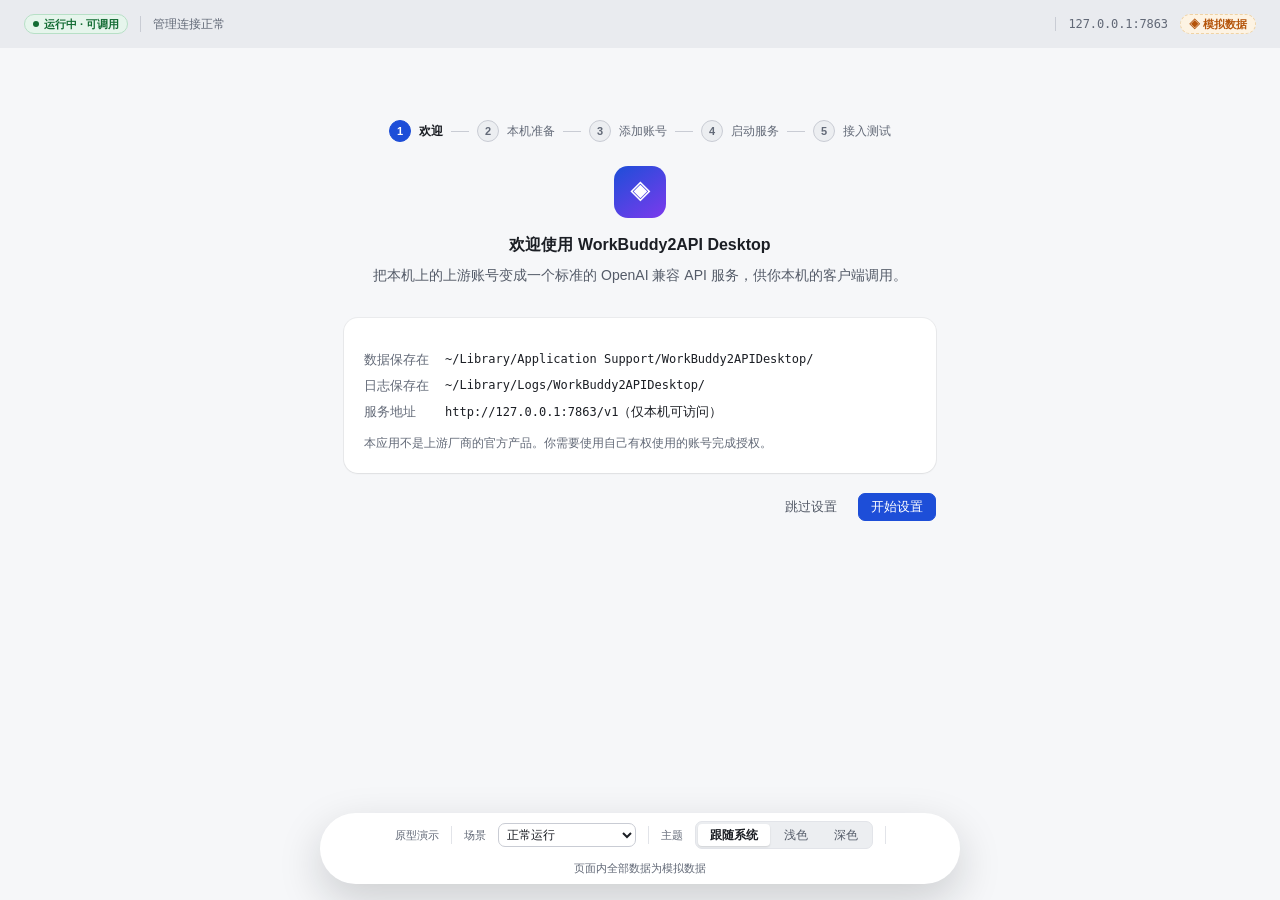
<file: prototype/index.html>
<!DOCTYPE html>
<html lang="zh-CN" data-theme="light" data-page-node-id="Y1YGHCtWJySA5CqhBa8Q2j">
<head data-page-node-id="NHjom08HFBkkRpGG8Tw1w4">
<meta charset="utf-8" data-page-node-id="91YBkY1IQBBxgbz5HM45Cc">
<meta name="viewport" content="width=device-width, initial-scale=1" data-page-node-id="HygRnrpkI9Ih73L3fEIYkg">
<title>WorkBuddy2API Desktop · 视觉与交互原型</title>
<meta name="description" content="WorkBuddy2API Desktop 的界面视觉与交互原型。页面内所有数据均为模拟数据。" data-page-node-id="UJK0oDrUVaWOm3W8PnBA5l">
<link rel="stylesheet" href="app.css" data-page-node-id="RJpWIDjEgDpz52eGaXbIcm">
</head>
<body data-page-node-id="TkQEDXtXM09aj3e5e4aSj5">

<!-- 键盘用户可跳过侧栏导航直达主内容 -->
<a class="skip-link" href="#view" data-page-node-id="RjXhEcx1enNAMFAJ6CFqAZ">跳到主内容</a>

<div class="app" data-page-node-id="a3Sf0TjHydzAR4iUk5a1YB">

  <!-- ── 侧栏：唯一的应用级导航。原生壳不重复提供第二套导航 ───────────── -->
  <aside class="sidebar" data-page-node-id="IsTkT6pxL9eWyeAVyDRkOv">
    <div class="sidebar__brand" data-page-node-id="ugggvpfBCiUuNjPRoj0QIA">
      <span class="sidebar__logo" aria-hidden="true" data-page-node-id="oNjEvKFQuP5zRURWoYguBp">W</span>
      <div data-page-node-id="pldYWt1Q48I8xg8cniJiar">
        <div class="sidebar__title" data-page-node-id="ev11AQsZe7xIy4icdcXVcC">WorkBuddy2API</div>
        <div class="sidebar__sub" data-page-node-id="7NCGR9Jc3cQc7H99Od9NU5">Desktop</div>
      </div>
    </div>

    <nav class="sidebar__nav" id="nav" aria-label="主导航" data-page-node-id="GRUjfWL94CccK1YNln89E9">
      <!-- 由 app.js 渲染 -->
    </nav>
  </aside>

  <!-- ── 主区域 ──────────────────────────────────────────────────────── -->
  <div class="main" data-page-node-id="hMC0dxQYs2yWaYdTUAltnG">
    <header class="topbar" id="topbar" data-page-node-id="LcsXGP2qik8cXZIFKrEz4V">
      <!-- 由 app.js 渲染 -->
    </header>
    <main class="content" id="view" tabindex="-1" aria-label="页面内容" data-page-node-id="0KSzYuEn5Qz7GZNG3wZhzs">
      <!-- 由 app.js 渲染 -->
    </main>
  </div>

</div>

<!-- 抽屉与弹窗的挂载点。内容自带 position:fixed 遮罩，此容器不参与布局 -->
<div id="layer" data-page-node-id="qj3b8WEYZYTeAChlY7AVOH"></div>

<noscript data-page-node-id="bAsZ31A7sj0DBs9cagPo0z">
  <p style="padding:24px" data-page-node-id="MjnEAd6gZaOjyHYP5qAKQR">本原型需要启用 JavaScript 才能交互。</p>
</noscript>

<script src="app.js"></script>
</body>
</html>
</file>
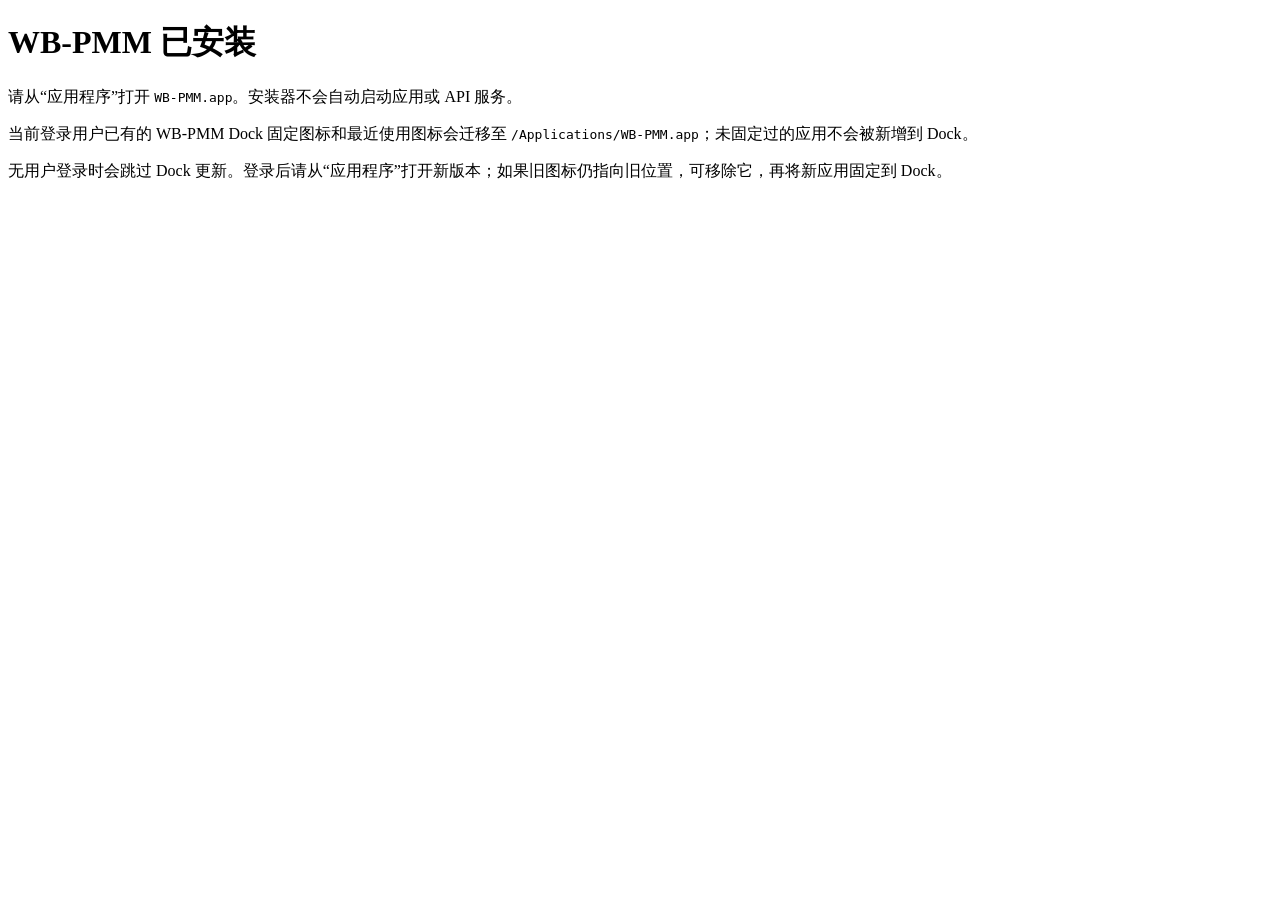
<file: scripts/installer/Conclusion.html>
<!doctype html><html lang="zh-CN"><head><meta charset="utf-8"></head><body>
<h1>WB-PMM 已安装</h1>
<p>请从“应用程序”打开 <code>WB-PMM.app</code>。安装器不会自动启动应用或 API 服务。</p>
<p>当前登录用户已有的 WB-PMM Dock 固定图标和最近使用图标会迁移至 <code>/Applications/WB-PMM.app</code>；未固定过的应用不会被新增到 Dock。</p>
<p>无用户登录时会跳过 Dock 更新。登录后请从“应用程序”打开新版本；如果旧图标仍指向旧位置，可移除它，再将新应用固定到 Dock。</p>
</body></html>
</file>
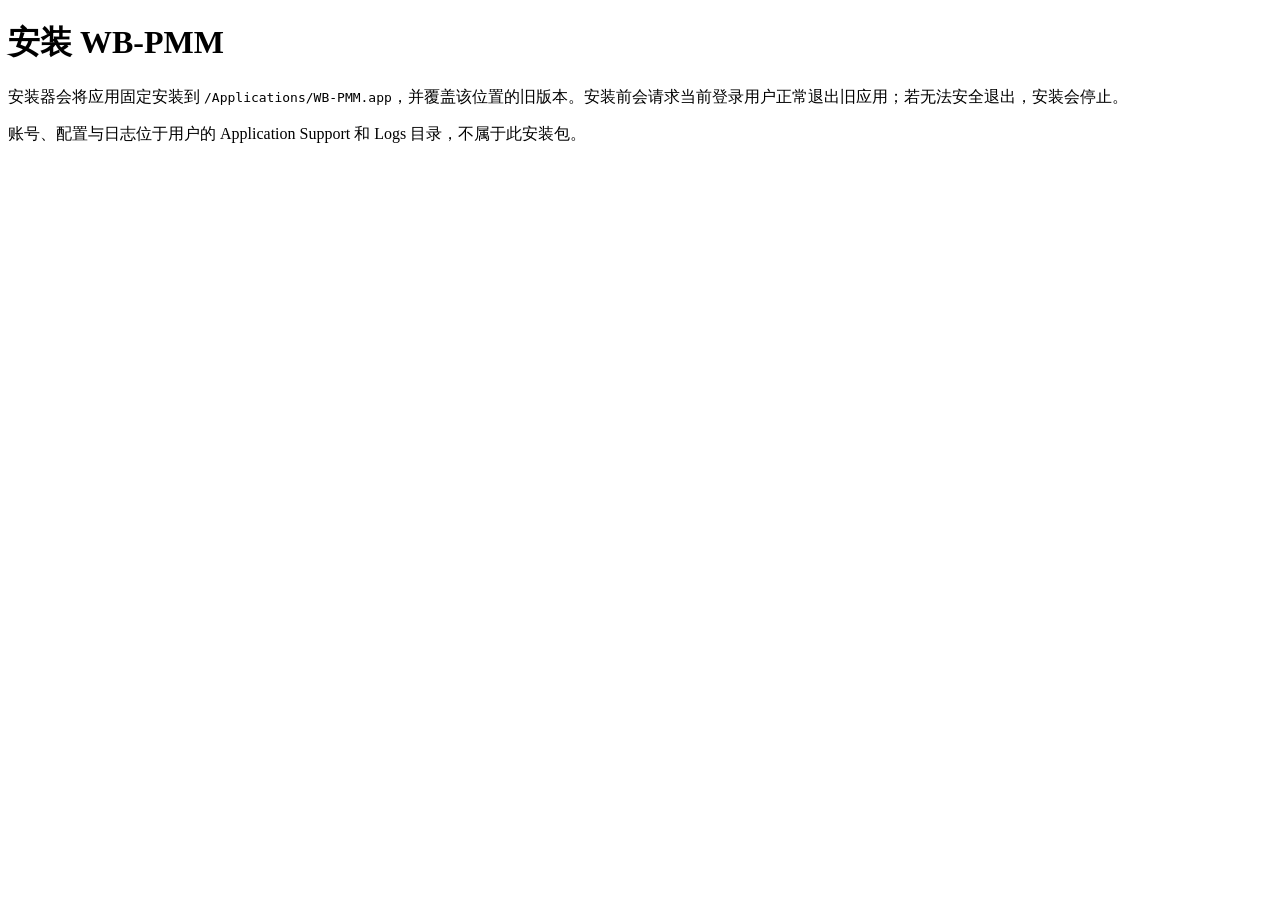
<file: scripts/installer/Welcome.html>
<!doctype html><html lang="zh-CN"><head><meta charset="utf-8"></head><body>
<h1>安装 WB-PMM</h1>
<p>安装器会将应用固定安装到 <code>/Applications/WB-PMM.app</code>，并覆盖该位置的旧版本。安装前会请求当前登录用户正常退出旧应用；若无法安全退出，安装会停止。</p>
<p>账号、配置与日志位于用户的 Application Support 和 Logs 目录，不属于此安装包。</p>
</body></html>
</file>
<file: prototype/app.css>
/* ============================================================================
 * WorkBuddy2API Desktop · 视觉原型样式
 * WB-01 交付物。设计规范见 docs/design.md。
 *
 * 组织顺序：
 *   1. 设计令牌（CSS 变量）—— 浅色 / 深色两套，组件全部引用变量
 *   2. 基础重置与排版
 *   3. 应用骨架（侧栏 / 顶栏 / 内容区）
 *   4. 通用组件（按钮、输入、表格、徽标、卡片、提示、弹窗、空态、加载）
 *   5. 页面专属样式
 *   6. 原型工具条（仅原型用，不属于产品设计）
 *   7. 可访问性与动效偏好
 *
 * 排版原则（v2，2026-09-21 重设计）：
 *   - 顶栏是工具栏，不重复页面名；页面身份由侧栏选中项 + 内容区标题共同表达
 *   - 页面标题区固定为「分类标签 / 大标题 / 说明 / 右侧操作」四段式，靠内容差异避免公式感
 *   - 用明度三层（chrome < 画布 < 卡片）代替边框分隔，减少视觉噪音
 *   - 间距节奏不均匀：块间大、块内小，页面标题区下方留最大呼吸
 * ==========================================================================*/

/* ── 1. 设计令牌 ─────────────────────────────────────────────────────────── */

:root {
  /* 间距阶梯（4 的倍数，唯一允许的间距来源） */
  --sp-1: 4px;  --sp-2: 8px;  --sp-3: 12px; --sp-4: 16px;
  --sp-5: 20px; --sp-6: 24px; --sp-7: 28px; --sp-8: 32px;
  --sp-10: 40px; --sp-12: 48px;

  /* 圆角：整体比 v1 放大一档，去掉方正感 */
  --r-xs: 4px; --r-sm: 7px; --r-md: 10px; --r-lg: 14px; --r-xl: 18px;
  --r-full: 999px;

  /* 字体 */
  --font: -apple-system, BlinkMacSystemFont, "PingFang SC", "Hiragino Sans GB",
          "Helvetica Neue", "Microsoft YaHei", sans-serif;
  --font-mono: ui-monospace, SFMono-Regular, "SF Mono", Menlo, Consolas, monospace;
  --fs-xs: 11px; --fs-sm: 12px; --fs-base: 13px; --fs-md: 14px;
  --fs-lg: 16px; --fs-xl: 20px; --fs-2xl: 24px; --fs-3xl: 28px;

  /* 尺寸 */
  --sidebar-w: 208px;
  --topbar-h: 48px;
  --control-h: 28px;
  --control-h-lg: 32px;

  /* 动效 */
  --t-fast: 120ms ease;
  --t-base: 180ms ease;

  /* 主色实底之上的前景色。深色主题的 --accent 是亮蓝，不能承载白字，
     因此凡是「色块 + 文字」的组合一律使用 --accent-fill + --on-accent。 */
  --on-accent: #ffffff;
}

/* 浅色主题 */
:root, [data-theme="light"] {
  /* 明度三层：chrome（侧栏/顶栏）< 画布（内容区）< 卡片 */
  --bg-chrome:     #e9ebef;
  --bg:            #f6f7f9;
  --bg-elevated:   #ffffff;

  --bg-sunken:     #eceef1;
  --bg-hover:      #eff1f4;
  --bg-active:     #e4e7ec;
  --bg-selected:   #e8f0fe;

  /* 侧栏专用叠加色：在 chrome 背景上自然生效，不与内容区 hover 混用 */
  --nav-hover:     rgba(15, 20, 30, .05);
  --nav-active:    #ffffff;

  --border:        #e2e4e9;
  --border-strong: #c9ccd4;

  --text:          #1b1e24;
  --text-secondary:#545b68;
  /* 原 #646b78 在侧栏 chrome 底色上只有 4.49:1（差 0.01 达标），
     故加深到 #626977：卡片 5.53:1、画布 5.16:1、侧栏 4.62:1、下沉底 4.75:1。 */
  --text-muted:    #626977;
  --text-inverse:  #ffffff;

  --accent:        #1d4ed8;
  --accent-hover:  #1a45c0;
  --accent-soft:   #e8f0fe;
  --accent-border: #b9cffb;
  /* 按钮填充色与文字色分开：填充必须足够深才能承载白字（≥4.5:1） */
  --accent-fill:       #1d4ed8;
  --accent-fill-hover: #1a45c0;

  --ok:            #146c34;
  --ok-soft:       #e6f5ec;
  --ok-border:     #b7e0c6;

  --warn:          #b45309;
  --warn-soft:     #fdf3e3;
  --warn-border:   #f0d3a4;

  --danger:        #c02626;
  --danger-soft:   #fdeceb;
  --danger-border: #f2c2be;

  --idle:          #5f6673;
  --idle-soft:     #eef0f3;
  --idle-border:   #d8dbe1;

  /* 阴影统一带一圈极淡描边（box-shadow 不占布局），取代 1px border */
  --shadow-sm: 0 1px 2px rgba(16, 20, 28, .05), 0 0 0 1px rgba(16, 20, 28, .05);
  --shadow-md: 0 2px 8px rgba(16, 20, 28, .08), 0 0 0 1px rgba(16, 20, 28, .06);
  --shadow-lg: 0 16px 44px rgba(16, 20, 28, .18);

  --focus-ring: 0 0 0 3px rgba(29, 78, 216, .32);
  --overlay:    rgba(20, 24, 32, .34);
}

/* 深色主题 */
[data-theme="dark"] {
  --bg-chrome:     #0f1115;
  --bg:            #16181d;
  --bg-elevated:   #1e2128;

  --bg-sunken:     #101216;
  --bg-hover:      #262a32;
  --bg-active:     #2e333c;
  --bg-selected:   #1e2a45;

  --nav-hover:     rgba(255, 255, 255, .06);
  --nav-active:    #262a32;

  --border:        #2a2e36;
  --border-strong: #3d434e;

  --text:          #e7e9ee;
  --text-secondary:#a8b0be;
  /* 卡片底色从 #1b1e24 调亮到 #1e2128 后，原 #7d8694 在卡片上只剩 4.38:1，
     故提亮到 #868f9d（卡片 4.93:1、画布 5.44:1、侧栏 5.79:1）。 */
  --text-muted:    #868f9d;
  --text-inverse:  #131519;

  --accent:        #7ba4f5;
  --accent-hover:  #93b7f8;
  --accent-soft:   #1e2a45;
  --accent-border: #33507f;
  /* 深色主题下文字色必须够亮、按钮填充必须够深，二者不能共用一个令牌 */
  --accent-fill:       #2b62cf;
  --accent-fill-hover: #3568d4;

  --ok:            #4ecb8d;
  --ok-soft:       #16301f;
  --ok-border:     #2b5c40;

  --warn:          #e0a54a;
  --warn-soft:     #33270f;
  --warn-border:   #6b5324;

  --danger:        #f0736c;
  --danger-soft:   #331a19;
  --danger-border: #6b3532;

  --idle:          #8b94a3;
  --idle-soft:     #23262d;
  --idle-border:   #3a3f49;

  --shadow-sm: 0 1px 2px rgba(0, 0, 0, .35), 0 0 0 1px rgba(255, 255, 255, .055);
  --shadow-md: 0 2px 10px rgba(0, 0, 0, .45), 0 0 0 1px rgba(255, 255, 255, .07);
  --shadow-lg: 0 18px 48px rgba(0, 0, 0, .62);

  --focus-ring: 0 0 0 3px rgba(91, 141, 239, .38);
  --overlay:    rgba(0, 0, 0, .55);
}

/* ── 2. 基础重置与排版 ──────────────────────────────────────────────────── */

*, *::before, *::after { box-sizing: border-box; }

html, body {
  margin: 0; padding: 0;
  font-family: var(--font);
  font-size: var(--fs-base);
  color: var(--text);
  background: var(--bg);
  -webkit-font-smoothing: antialiased;
  text-rendering: optimizeLegibility;
}

body { overflow: hidden; }

h1, h2, h3, h4 { margin: 0; font-weight: 600; line-height: 1.35; }
h1 { font-size: var(--fs-2xl); }
h2 { font-size: var(--fs-lg); }
h3 { font-size: var(--fs-md); }
p  { margin: 0; line-height: 1.6; }

a { color: var(--accent); text-decoration: none; }
a:hover { text-decoration: underline; }

code, kbd, .mono { font-family: var(--font-mono); font-size: var(--fs-sm); }

kbd {
  display: inline-block; padding: 1px 5px; min-width: 18px; text-align: center;
  background: var(--bg-sunken); border: 1px solid var(--border);
  border-bottom-width: 2px; border-radius: var(--r-xs);
  font-size: var(--fs-xs); color: var(--text-secondary);
}

.text-muted { color: var(--text-muted); }

/* 焦点可见：所有可聚焦元素统一焦点环 */
:focus-visible {
  outline: none;
  box-shadow: var(--focus-ring);
  border-radius: var(--r-sm);
}

/* 滚动条 */
::-webkit-scrollbar { width: 10px; height: 10px; }
::-webkit-scrollbar-track { background: transparent; }
::-webkit-scrollbar-thumb {
  background: var(--border-strong); border-radius: var(--r-full);
  border: 3px solid var(--bg);
}
::-webkit-scrollbar-thumb:hover { background: var(--text-muted); }
/* 侧栏底色是 chrome，滚动条描边要跟着换，否则会出现一圈亮边 */
.sidebar ::-webkit-scrollbar-thumb { border-color: var(--bg-chrome); }

/* ── 3. 应用骨架 ────────────────────────────────────────────────────────── */

.app {
  display: flex;
  width: 100vw; height: 100vh;
  min-width: 960px; min-height: 640px;
  background: var(--bg);
}

/* 侧栏：靠明度与画布分层，不用 1px 边框 */
.sidebar {
  width: var(--sidebar-w); flex: 0 0 var(--sidebar-w);
  background: var(--bg-chrome);
  display: flex; flex-direction: column;
  overflow: hidden;
}

/* 首次使用向导是接管式流程：隐藏侧栏，避免把空页面暴露给新用户 */
.sidebar[hidden] { display: none; }

.sidebar__brand {
  height: var(--topbar-h); flex: 0 0 var(--topbar-h);
  display: flex; align-items: center; gap: 10px;
  padding: 0 var(--sp-4);
  -webkit-app-region: drag;
}
.sidebar__logo {
  width: 24px; height: 24px; flex: 0 0 24px;
  border-radius: var(--r-sm);
  background: linear-gradient(145deg, var(--accent-fill), #7c3aed);
  display: grid; place-items: center;
  color: var(--on-accent); font-size: var(--fs-xs); font-weight: 700;
  letter-spacing: -.02em;
}
.sidebar__title {
  font-size: var(--fs-base); font-weight: 650; letter-spacing: -.005em;
  line-height: 1.15;
}
.sidebar__sub {
  font-size: 10px; color: var(--text-muted); letter-spacing: .04em;
  line-height: 1.2; margin-top: 1px;
}

.sidebar__nav {
  flex: 1 1 auto; overflow-y: auto;
  padding: var(--sp-1) var(--sp-2) var(--sp-4);
}

/* 分组标签：明确的小标题，与条目拉开距离 */
.nav-group__label {
  padding: var(--sp-5) var(--sp-3) var(--sp-2);
  font-size: 10px; font-weight: 700;
  color: var(--text-muted);
  letter-spacing: .14em;
}
.nav-group__label:first-child { padding-top: var(--sp-2); }

.nav-item {
  position: relative;
  display: flex; align-items: center; gap: 10px;
  width: 100%; padding: 0 var(--sp-3); height: 32px;
  border: 0; border-radius: var(--r-sm);
  background: transparent; color: var(--text-secondary);
  font: inherit; font-size: var(--fs-base); text-align: left;
  cursor: pointer;
  transition: background var(--t-fast), color var(--t-fast);
}
.nav-item:hover { background: var(--nav-hover); color: var(--text); }

/* 选中态：抬起为卡片色 + 左侧竖条，方向感明确 */
.nav-item[aria-current="page"] {
  background: var(--nav-active); color: var(--text);
  font-weight: 600; box-shadow: var(--shadow-sm);
}
.nav-item[aria-current="page"]::before {
  content: ""; position: absolute; left: 0; top: 50%;
  transform: translateY(-50%);
  width: 3px; height: 15px; border-radius: var(--r-full);
  background: var(--accent);
}
.nav-item[aria-current="page"] .nav-item__icon { color: var(--accent); }

.nav-item__icon {
  width: 16px; height: 16px; flex: 0 0 16px;
  display: grid; place-items: center;
  color: var(--text-muted);
}
.nav-item__icon svg { width: 16px; height: 16px; display: block; }
.nav-item:hover .nav-item__icon { color: var(--text-secondary); }
.nav-item__badge { margin-left: auto; }

/* 主区域 */
.main { flex: 1 1 auto; display: flex; flex-direction: column; min-width: 0; }

/* 顶栏是工具栏：只放全局信息，不重复页面名 */
.topbar {
  height: var(--topbar-h); flex: 0 0 var(--topbar-h);
  display: flex; align-items: center; gap: var(--sp-3);
  padding: 0 var(--sp-6);
  background: var(--bg-chrome);
  -webkit-app-region: drag;
}
.topbar__spacer { flex: 1 1 auto; }
.topbar__actions { display: flex; align-items: center; gap: var(--sp-2); }
.topbar__meta { font-size: var(--fs-sm); color: var(--text-muted); }

/* 顶栏里的地址：等宽、可选中，视觉上比徽标低一档 */
.topbar__endpoint {
  font-family: var(--font-mono); font-size: var(--fs-sm);
  color: var(--text-muted); letter-spacing: -.01em;
  padding-left: var(--sp-3);
  border-left: 1px solid var(--border-strong);
}
.topbar__sep { width: 1px; height: 16px; background: var(--border-strong); }

.content {
  flex: 1 1 auto; overflow-y: auto;
  padding: var(--sp-6) clamp(20px, 2.4vw, 40px) var(--sp-12);
}
.content--flush { padding: 0; }

.page { max-width: 1000px; }
.page--wide { max-width: none; }

/* 页面标题区：分类标签 / 大标题 / 说明 / 右侧操作 */
.page-head {
  display: flex; align-items: flex-end; justify-content: space-between;
  gap: var(--sp-6) var(--sp-8);
  margin-bottom: var(--sp-7);
  padding-bottom: var(--sp-5);
  border-bottom: 1px solid var(--border);
  flex-wrap: wrap;
}
.page-head__text { min-width: 0; flex: 1 1 320px; }
.page-head__eyebrow {
  font-size: 10px; font-weight: 700;
  color: var(--text-muted);
  letter-spacing: .16em;
  margin-bottom: 7px;
}
.page-head__title {
  font-size: var(--fs-3xl);
  font-weight: 700;
  letter-spacing: -.022em;
  line-height: 1.18;
}
.page-head__desc {
  margin-top: 7px;
  font-size: var(--fs-base);
  color: var(--text-secondary);
  line-height: 1.65;
  max-width: 64ch;
}
.page-head__desc b { color: var(--text); font-weight: 600; }
.page-head__actions {
  display: flex; align-items: center; gap: var(--sp-2);
  flex-wrap: wrap; padding-bottom: 2px;
}

/* ── 4. 通用组件 ────────────────────────────────────────────────────────── */

/* 卡片：阴影 + 极淡描边，不用 1px border */
.card {
  background: var(--bg-elevated);
  border-radius: var(--r-lg);
  padding: var(--sp-5);
  box-shadow: var(--shadow-sm);
}
.card + .card { margin-top: var(--sp-5); }
.card__head {
  display: flex; align-items: center; gap: var(--sp-2);
  margin-bottom: var(--sp-4);
}
.card__head h2, .card__head h3 { flex: 0 0 auto; }
.card__head .spacer { flex: 1 1 auto; }
.card__hint { font-size: var(--fs-sm); color: var(--text-muted); }

/* 网格 */
.grid { display: grid; gap: var(--sp-5); }
.grid--2 { grid-template-columns: repeat(2, minmax(0, 1fr)); }

/* 按钮 */
.btn {
  display: inline-flex; align-items: center; justify-content: center; gap: var(--sp-2);
  height: var(--control-h); padding: 0 var(--sp-3);
  border: 1px solid var(--border-strong); border-radius: var(--r-sm);
  background: var(--bg-elevated); color: var(--text);
  font: inherit; font-size: var(--fs-base); font-weight: 500;
  cursor: pointer; white-space: nowrap;
  transition: background var(--t-fast), border-color var(--t-fast), color var(--t-fast);
}
.btn:hover:not(:disabled) { background: var(--bg-hover); }
.btn:active:not(:disabled) { background: var(--bg-active); }
.btn:disabled { opacity: .45; cursor: not-allowed; }

.btn--primary {
  background: var(--accent-fill); border-color: var(--accent-fill); color: var(--on-accent);
}
.btn--primary:hover:not(:disabled) { background: var(--accent-fill-hover); border-color: var(--accent-fill-hover); }
.btn--primary:active:not(:disabled) { background: var(--accent-fill-hover); }

.btn--danger { color: var(--danger); border-color: var(--danger-border); background: var(--danger-soft); }
.btn--danger:hover:not(:disabled) { background: var(--danger-soft); border-color: var(--danger); }

.btn--ghost { border-color: transparent; background: transparent; color: var(--text-secondary); }
.btn--ghost:hover:not(:disabled) { background: var(--bg-hover); color: var(--text); }

.btn--sm { height: 24px; padding: 0 var(--sp-2); font-size: var(--fs-sm); }
.btn--lg { height: var(--control-h-lg); padding: 0 var(--sp-4); }
.btn--block { width: 100%; }

.btn-row { display: flex; align-items: center; gap: var(--sp-2); flex-wrap: wrap; }
.btn-row--end { justify-content: flex-end; }

/* 输入 */
.field { display: flex; flex-direction: column; gap: var(--sp-1); }
.field + .field { margin-top: var(--sp-3); }
.field__label { font-size: var(--fs-sm); font-weight: 600; color: var(--text); }
.field__help { font-size: var(--fs-xs); color: var(--text-muted); line-height: 1.5; }
.field__error { font-size: var(--fs-xs); color: var(--danger); display: flex; gap: var(--sp-1); }

.input, .select, .textarea {
  width: 100%; height: var(--control-h); padding: 0 var(--sp-2);
  border: 1px solid var(--border-strong); border-radius: var(--r-sm);
  background: var(--bg-elevated); color: var(--text);
  font: inherit; font-size: var(--fs-base);
  transition: border-color var(--t-fast), box-shadow var(--t-fast);
}
.textarea { height: auto; min-height: 72px; padding: var(--sp-2); resize: vertical; line-height: 1.6; }
.input:focus, .select:focus, .textarea:focus {
  outline: none; border-color: var(--accent); box-shadow: var(--focus-ring);
}
.input:disabled, .select:disabled { background: var(--bg-sunken); color: var(--text-muted); cursor: not-allowed; }
.input--invalid, .select--invalid { border-color: var(--danger); }
.input--mono { font-family: var(--font-mono); font-size: var(--fs-sm); }

.input-group { display: flex; gap: var(--sp-2); align-items: center; }
.input-group .input { flex: 1 1 auto; }

/* 开关 */
.switch { display: inline-flex; align-items: center; gap: var(--sp-2); cursor: pointer; }
.switch input { position: absolute; opacity: 0; width: 0; height: 0; }
.switch__track {
  width: 34px; height: 20px; flex: 0 0 34px; border-radius: var(--r-full);
  background: var(--border-strong); position: relative; transition: background var(--t-fast);
}
.switch__track::after {
  content: ""; position: absolute; top: 2px; left: 2px;
  width: 16px; height: 16px; border-radius: 50%; background: #fff;
  box-shadow: 0 1px 2px rgba(0, 0, 0, .25); transition: transform var(--t-fast);
}
.switch input:checked + .switch__track { background: var(--accent-fill); }
.switch input:checked + .switch__track::after { transform: translateX(14px); }
.switch input:focus-visible + .switch__track { box-shadow: var(--focus-ring); }
.switch__text { font-size: var(--fs-base); }

/* 状态徽标：颜色 + 文字 + 符号三重编码，不单靠颜色 */
.badge {
  display: inline-flex; align-items: center; gap: 5px;
  height: 20px; padding: 0 var(--sp-2);
  border: 1px solid var(--idle-border); border-radius: var(--r-full);
  background: var(--idle-soft); color: var(--idle);
  font-size: var(--fs-xs); font-weight: 600; white-space: nowrap;
}
.badge__dot { width: 6px; height: 6px; border-radius: 50%; background: currentColor; flex: 0 0 6px; }
.badge--ok     { background: var(--ok-soft);     border-color: var(--ok-border);     color: var(--ok); }
.badge--warn   { background: var(--warn-soft);   border-color: var(--warn-border);   color: var(--warn); }
.badge--danger { background: var(--danger-soft); border-color: var(--danger-border); color: var(--danger); }
.badge--accent { background: var(--accent-soft); border-color: var(--accent-border); color: var(--accent); }
.badge--sm { height: 18px; font-size: 10px; padding: 0 6px; }

/* 表格 */
.table-wrap {
  border-radius: var(--r-md);
  overflow: hidden; background: var(--bg-elevated);
  box-shadow: var(--shadow-sm);
}
.table { width: 100%; border-collapse: collapse; font-size: var(--fs-base); }
.table th {
  text-align: left; font-weight: 700; font-size: 10px;
  color: var(--text-muted); letter-spacing: .1em;
  padding: var(--sp-3) var(--sp-3);
  background: var(--bg-sunken);
  border-bottom: 1px solid var(--border);
  white-space: nowrap;
}
.table td {
  padding: var(--sp-3);
  border-bottom: 1px solid var(--border);
  vertical-align: middle;
}
.table tbody tr:last-child td { border-bottom: 0; }
.table tbody tr:hover { background: var(--bg-hover); }
.table__actions { text-align: right; white-space: nowrap; }
.table__num { text-align: right; font-variant-numeric: tabular-nums; }

/* 提示条 */
.notice {
  display: flex; gap: var(--sp-3); align-items: flex-start;
  padding: var(--sp-3) var(--sp-4);
  border: 1px solid var(--idle-border); border-radius: var(--r-md);
  background: var(--idle-soft); color: var(--text);
}
.notice + .notice { margin-top: var(--sp-3); }
.notice__icon { flex: 0 0 18px; font-size: var(--fs-md); line-height: 1.4; }
.notice__body { flex: 1 1 auto; min-width: 0; }
.notice__title { font-weight: 600; margin-bottom: 2px; }
.notice__text { font-size: var(--fs-sm); color: var(--text-secondary); line-height: 1.6; }
.notice__actions { margin-top: var(--sp-2); display: flex; gap: var(--sp-2); flex-wrap: wrap; }
.notice--ok     { background: var(--ok-soft);     border-color: var(--ok-border);     }
.notice--warn   { background: var(--warn-soft);   border-color: var(--warn-border);   }
.notice--danger { background: var(--danger-soft); border-color: var(--danger-border); }
.notice--accent { background: var(--accent-soft); border-color: var(--accent-border); }
.notice--ok     .notice__icon { color: var(--ok); }
.notice--warn   .notice__icon { color: var(--warn); }
.notice--danger .notice__icon { color: var(--danger); }
.notice--accent .notice__icon { color: var(--accent); }

/* 空状态 / 错误状态 / 加载状态 */
.state {
  display: flex; flex-direction: column; align-items: center; justify-content: center;
  gap: var(--sp-3); padding: var(--sp-10) var(--sp-5);
  text-align: center; color: var(--text-secondary);
}
.state__icon { font-size: 32px; line-height: 1; opacity: .8; }
.state__title { font-size: var(--fs-lg); font-weight: 600; color: var(--text); }
.state__text { font-size: var(--fs-base); max-width: 44ch; line-height: 1.7; }
.state--error .state__icon { color: var(--danger); }
.state--loading .state__icon { color: var(--accent); }

/* 骨架屏 */
.skeleton {
  background: linear-gradient(90deg, var(--bg-sunken) 25%, var(--bg-hover) 37%, var(--bg-sunken) 63%);
  background-size: 400% 100%;
  animation: skeleton 1.4s ease infinite;
  border-radius: var(--r-sm); height: 12px;
}
@keyframes skeleton { 0% { background-position: 100% 0; } 100% { background-position: 0 0; } }

/* 转圈 */
.spinner {
  width: 14px; height: 14px; flex: 0 0 14px;
  border: 2px solid var(--border-strong);
  border-top-color: var(--accent);
  border-radius: 50%;
  animation: spin .7s linear infinite;
}
@keyframes spin { to { transform: rotate(360deg); } }
.spinner--lg { width: 22px; height: 22px; flex-basis: 22px; border-width: 3px; }

/* 键值列表 */
.kv { display: grid; grid-template-columns: auto 1fr; gap: var(--sp-2) var(--sp-4); font-size: var(--fs-base); }
.kv dt { color: var(--text-muted); white-space: nowrap; }
.kv dd { margin: 0; color: var(--text); word-break: break-all; }

/* 分段控件 */
.segmented {
  display: inline-flex; padding: 2px; gap: 2px;
  background: var(--bg-sunken); border: 1px solid var(--border);
  border-radius: var(--r-sm);
}
.segmented button {
  height: 22px; padding: 0 var(--sp-3); border: 0; border-radius: var(--r-xs);
  background: transparent; color: var(--text-secondary);
  font: inherit; font-size: var(--fs-sm); cursor: pointer;
}
.segmented button[aria-pressed="true"] {
  background: var(--bg-elevated); color: var(--text); font-weight: 600;
  box-shadow: 0 1px 2px rgba(0, 0, 0, .12);
}

/* 弹窗 */
.overlay {
  position: fixed; inset: 0; z-index: 100;
  background: var(--overlay);
  display: grid; place-items: center;
  padding: var(--sp-5);
}
.modal {
  width: 100%; max-width: 460px;
  background: var(--bg-elevated);
  border-radius: var(--r-xl);
  box-shadow: var(--shadow-lg);
  overflow: hidden;
}
.modal--wide { max-width: 620px; }
.modal__head { padding: var(--sp-5) var(--sp-6) 0; }
.modal__title { font-size: var(--fs-xl); font-weight: 650; letter-spacing: -.01em; }
.modal__body { padding: var(--sp-3) var(--sp-6); color: var(--text-secondary); line-height: 1.7; }
.modal__body strong { color: var(--text); }
.modal__foot {
  display: flex; justify-content: flex-end; gap: var(--sp-2);
  padding: var(--sp-4) var(--sp-6) var(--sp-5);
}

/* 抽屉 */
.drawer-overlay {
  position: fixed; inset: 0; z-index: 90;
  background: var(--overlay);
  display: flex; justify-content: flex-end;
}
.drawer {
  width: 440px; max-width: 92vw; height: 100%;
  background: var(--bg-elevated);
  box-shadow: var(--shadow-lg);
  display: flex; flex-direction: column;
}
.drawer__head {
  flex: 0 0 auto; padding: var(--sp-5) var(--sp-6) var(--sp-4);
  border-bottom: 1px solid var(--border);
  display: flex; align-items: flex-start; gap: var(--sp-3);
}
.drawer__head h2 { flex: 1 1 auto; font-size: var(--fs-xl); letter-spacing: -.01em; }
.drawer__body { flex: 1 1 auto; overflow-y: auto; padding: var(--sp-6); }
.drawer__foot {
  flex: 0 0 auto; padding: var(--sp-4) var(--sp-6);
  border-top: 1px solid var(--border);
  display: flex; gap: var(--sp-2); justify-content: flex-end;
}

/* 下拉菜单（表格行操作） */
.menu-wrap { position: relative; display: inline-block; }
.menu {
  position: absolute; right: 0; top: calc(100% + 6px); z-index: 50;
  min-width: 180px; padding: var(--sp-1);
  background: var(--bg-elevated);
  border-radius: var(--r-md);
  box-shadow: var(--shadow-md);
}
.menu button {
  display: block; width: 100%; text-align: left;
  padding: 6px var(--sp-3); border: 0; border-radius: var(--r-xs);
  background: transparent; color: var(--text);
  font: inherit; font-size: var(--fs-base); cursor: pointer;
}
.menu button:hover { background: var(--bg-hover); }
.menu button:disabled { color: var(--text-muted); cursor: not-allowed; background: transparent; }
.menu__sep { height: 1px; margin: var(--sp-1) 0; background: var(--border); }
.menu button.is-danger { color: var(--danger); }
.menu button.is-danger:hover { background: var(--danger-soft); }

/* 步骤指示器 */
.steps { display: flex; align-items: center; gap: var(--sp-2); flex-wrap: wrap; }
.steps__item { display: flex; align-items: center; gap: var(--sp-2); font-size: var(--fs-sm); color: var(--text-muted); }
.steps__num {
  width: 22px; height: 22px; flex: 0 0 22px; border-radius: 50%;
  display: grid; place-items: center;
  background: var(--bg-sunken); border: 1px solid var(--border-strong);
  font-size: var(--fs-xs); font-weight: 600;
}
.steps__item[data-state="current"] { color: var(--text); font-weight: 600; }
.steps__item[data-state="current"] .steps__num { background: var(--accent-fill); border-color: var(--accent-fill); color: var(--on-accent); }
.steps__item[data-state="done"] { color: var(--text-secondary); }
.steps__item[data-state="done"] .steps__num { background: var(--ok-soft); border-color: var(--ok-border); color: var(--ok); }
.steps__sep { width: 18px; height: 1px; background: var(--border-strong); }

/* 代码块 */
.code {
  font-family: var(--font-mono); font-size: var(--fs-sm); line-height: 1.7;
  background: var(--bg-sunken); border: 1px solid var(--border);
  border-radius: var(--r-md); padding: var(--sp-3);
  overflow-x: auto; white-space: pre; color: var(--text);
}
.code--inline {
  display: inline-block; padding: 1px 6px; border-radius: var(--r-xs);
  background: var(--bg-sunken); border: 1px solid var(--border);
  font-family: var(--font-mono); font-size: var(--fs-sm);
}

/* 日志视图 */
.logview {
  font-family: var(--font-mono); font-size: var(--fs-sm); line-height: 1.75;
  background: var(--bg-sunken); border: 1px solid var(--border);
  border-radius: var(--r-md); padding: var(--sp-3);
  height: 340px; overflow: auto;
}
.logline { display: flex; gap: var(--sp-3); white-space: pre-wrap; word-break: break-word; }
.logline__ts { color: var(--text-muted); flex: 0 0 132px; }
.logline__lv { flex: 0 0 52px; font-weight: 600; }
.logline__lv--INFO { color: var(--accent); }
.logline__lv--WARN { color: var(--warn); }
.logline__lv--ERROR { color: var(--danger); }
.logline__msg { flex: 1 1 auto; }

/* 对话 */
.chat { display: flex; flex-direction: column; gap: var(--sp-3); }
.msg { display: flex; gap: var(--sp-3); }
.msg__role {
  flex: 0 0 26px; width: 26px; height: 26px; border-radius: 50%;
  display: grid; place-items: center; font-size: var(--fs-xs); font-weight: 700;
  background: var(--bg-sunken); border: 1px solid var(--border); color: var(--text-secondary);
}
.msg--user .msg__role { background: var(--accent-soft); border-color: var(--accent-border); color: var(--accent); }
.msg--assistant .msg__role { background: var(--ok-soft); border-color: var(--ok-border); color: var(--ok); }
.msg__body { flex: 1 1 auto; min-width: 0; }
.msg__name { font-size: var(--fs-xs); color: var(--text-muted); margin-bottom: 3px; }
.msg__text {
  background: var(--bg-elevated); border: 1px solid var(--border);
  border-radius: var(--r-md); padding: var(--sp-3);
  line-height: 1.75; white-space: pre-wrap; word-break: break-word;
}
.msg--user .msg__text { background: var(--accent-soft); border-color: var(--accent-border); }
.msg__meta {
  margin-top: var(--sp-1); font-size: var(--fs-xs); color: var(--text-muted);
  display: flex; gap: var(--sp-3); flex-wrap: wrap;
}
.caret {
  display: inline-block; width: 7px; height: 14px; margin-left: 2px;
  background: var(--accent); vertical-align: text-bottom;
  animation: blink 1s steps(2) infinite;
}
@keyframes blink { 50% { opacity: 0; } }

/* ── 5. 页面专属 ────────────────────────────────────────────────────────── */

/* 服务状态主卡（总览顶部） */
.statusbar {
  display: flex; align-items: center; gap: var(--sp-5);
  padding: var(--sp-5);
  background: var(--bg-elevated);
  border-radius: var(--r-lg);
  box-shadow: var(--shadow-sm);
  flex-wrap: wrap;
}
.statusbar__main { display: flex; align-items: center; gap: var(--sp-3); min-width: 0; }
.statusbar__text { min-width: 0; }
.statusbar__title { font-weight: 650; font-size: var(--fs-md); letter-spacing: -.005em; display: flex; align-items: center; gap: var(--sp-2); }
.statusbar__sub { font-size: var(--fs-sm); color: var(--text-muted); margin-top: 2px; }
.statusbar__sep { width: 1px; align-self: stretch; min-height: 34px; background: var(--border); }
.statusbar__spacer { flex: 1 1 auto; }

/* 指标行 */
.metric-row { display: flex; gap: var(--sp-6); flex-wrap: wrap; }
.metric { display: flex; flex-direction: column; gap: 2px; min-width: 84px; }
.metric__label { font-size: var(--fs-xs); color: var(--text-muted); }
.metric__value { font-size: var(--fs-lg); font-weight: 600; font-variant-numeric: tabular-nums; letter-spacing: -.01em; }

/* 指标长条：一张卡片内分格，比四张独立卡片噪音低得多 */
.metric-strip {
  display: grid;
  grid-template-columns: repeat(4, minmax(0, 1fr));
  background: var(--bg-elevated);
  border-radius: var(--r-lg);
  box-shadow: var(--shadow-sm);
  overflow: hidden;
}
.metric-strip__item {
  padding: var(--sp-5);
  border-left: 1px solid var(--border);
  display: flex; flex-direction: column; gap: 6px;
  min-width: 0; text-align: left; font: inherit; color: inherit;
  background: transparent; border-top: 0; border-right: 0; border-bottom: 0;
}
.metric-strip__item:first-child { border-left: 0; }
button.metric-strip__item { cursor: pointer; transition: background var(--t-fast); }
button.metric-strip__item:hover { background: var(--bg-hover); }
.metric-strip__label {
  font-size: var(--fs-xs); color: var(--text-muted);
  display: flex; align-items: center; gap: var(--sp-1);
}
.metric-strip__value {
  font-size: var(--fs-3xl); font-weight: 650;
  letter-spacing: -.028em; line-height: 1.05;
  font-variant-numeric: tabular-nums;
}
.metric-strip__unit { font-size: var(--fs-md); font-weight: 400; color: var(--text-muted); margin-left: 3px; letter-spacing: 0; }
.metric-strip__hint { font-size: var(--fs-xs); color: var(--text-muted); }
@media (max-width: 1100px) {
  .metric-strip { grid-template-columns: repeat(2, minmax(0, 1fr)); }
  .metric-strip__item:nth-child(odd) { border-left: 0; }
  .metric-strip__item:nth-child(n + 3) { border-top: 1px solid var(--border); }
}

/* 模型表里的模型 ID */
.model-id { font-family: var(--font-mono); font-size: var(--fs-sm); }

/* 向导 */
.wizard { max-width: 640px; margin: 0 auto; padding: var(--sp-12) var(--sp-6); }
.wizard__hero { text-align: center; margin-bottom: var(--sp-8); }
.wizard__hero-icon {
  width: 52px; height: 52px; margin: 0 auto var(--sp-4);
  border-radius: var(--r-lg);
  background: linear-gradient(145deg, var(--accent-fill), #7c3aed);
  display: grid; place-items: center;
  color: var(--on-accent); font-size: var(--fs-xl); font-weight: 700;
  letter-spacing: -.02em;
}
.wizard__hero h1 { font-size: var(--fs-3xl); letter-spacing: -.022em; }
.wizard__hero p { color: var(--text-secondary); margin-top: var(--sp-2); font-size: var(--fs-md); }
.checklist { display: flex; flex-direction: column; gap: var(--sp-2); }
.checklist__item {
  display: flex; align-items: center; gap: var(--sp-3);
  padding: var(--sp-3) var(--sp-4);
  border-radius: var(--r-md); background: var(--bg-elevated);
  box-shadow: var(--shadow-sm);
}
.checklist__icon { flex: 0 0 18px; text-align: center; }
.checklist__body { flex: 1 1 auto; }
.checklist__name { font-weight: 500; }
.checklist__detail { font-size: var(--fs-xs); color: var(--text-muted); margin-top: 1px; }

/* 筛选行 */
.filterbar {
  display: flex; align-items: center; gap: var(--sp-2);
  margin-bottom: var(--sp-4); flex-wrap: wrap;
}
.filterbar .input { width: 240px; }
.filterbar .select { width: auto; min-width: 120px; }
.filterbar__spacer { flex: 1 1 auto; }

/* 选择列 */
.table__check { width: 34px; text-align: center; }
.table__check input { width: 14px; height: 14px; accent-color: var(--accent); }

/* 批量操作条 */
.batchbar {
  display: flex; align-items: center; gap: var(--sp-3);
  padding: var(--sp-2) var(--sp-3); margin-bottom: var(--sp-3);
  background: var(--accent-soft); border: 1px solid var(--accent-border);
  border-radius: var(--r-md); font-size: var(--fs-sm);
}
.batchbar__spacer { flex: 1 1 auto; }

/* 任务进度 */
.taskitem {
  display: flex; align-items: center; gap: var(--sp-3);
  padding: var(--sp-2) 0; border-bottom: 1px solid var(--border);
  font-size: var(--fs-sm);
}
.taskitem:last-child { border-bottom: 0; }
.taskitem__name { flex: 0 0 190px; font-family: var(--font-mono); font-size: var(--fs-xs); }
.taskitem__msg { flex: 1 1 auto; color: var(--text-secondary); }
.progress { height: 4px; border-radius: var(--r-full); background: var(--bg-sunken); overflow: hidden; }
.progress__bar { height: 100%; background: var(--accent); transition: width var(--t-base); }
.progress__bar--ok { background: var(--ok); }
.progress__bar--danger { background: var(--danger); }

/* 设置行 */
.setting-row {
  display: flex; align-items: flex-start; gap: var(--sp-5);
  padding: var(--sp-4) 0; border-bottom: 1px solid var(--border);
}
.setting-row:first-child { padding-top: 0; }
.setting-row:last-child { border-bottom: 0; padding-bottom: 0; }
.setting-row__label { flex: 0 0 168px; font-weight: 550; padding-top: 4px; }
.setting-row__control { flex: 1 1 auto; min-width: 0; }
.setting-row__control .input, .setting-row__control .select { max-width: 320px; }

/* 只读摘要 */
.summary-grid {
  display: grid; grid-template-columns: repeat(2, minmax(0, 1fr));
  gap: var(--sp-2) var(--sp-5); font-size: var(--fs-sm);
}
.summary-grid__row { display: flex; justify-content: space-between; gap: var(--sp-3); padding: 3px 0; }
.summary-grid__key { color: var(--text-muted); }
.summary-grid__val { font-family: var(--font-mono); font-size: var(--fs-xs); }

/* ── 6. 原型工具条（仅原型用，不属于产品设计）────────────────────────────── */

.proto-bar {
  position: fixed; left: 50%; bottom: var(--sp-4); transform: translateX(-50%);
  z-index: 200;
  display: flex; align-items: center; gap: var(--sp-3);
  padding: var(--sp-2) var(--sp-4);
  background: var(--bg-elevated);
  border-radius: var(--r-full);
  box-shadow: var(--shadow-lg);
  font-size: var(--fs-sm);
  max-width: calc(100vw - 32px);
  flex-wrap: wrap;
  justify-content: center;
}
.proto-bar__label { color: var(--text-muted); font-size: var(--fs-xs); }
.proto-bar__sep { width: 1px; height: 18px; background: var(--border); }
.proto-bar__note { color: var(--text-muted); font-size: var(--fs-xs); }
.proto-bar select {
  height: 24px; padding: 0 var(--sp-1);
  border: 1px solid var(--border-strong); border-radius: var(--r-sm);
  background: var(--bg-elevated); color: var(--text);
  font: inherit; font-size: var(--fs-sm);
}
.proto-bar__toggle {
  height: 24px; padding: 0 var(--sp-2);
  border: 1px solid var(--border-strong); border-radius: var(--r-sm);
  background: var(--bg-elevated); color: var(--text);
  font: inherit; font-size: var(--fs-sm); cursor: pointer;
}

/* 模拟数据标记：始终可见，防止原型被误认为真实数据 */
.mock-flag {
  display: inline-flex; align-items: center; gap: 4px;
  height: 20px; padding: 0 var(--sp-2);
  border: 1px dashed var(--warn-border); border-radius: var(--r-full);
  background: var(--warn-soft); color: var(--warn);
  font-size: var(--fs-xs); font-weight: 600;
}

/* ── 7. 可访问性与动效偏好 ──────────────────────────────────────────────── */

.sr-only {
  position: absolute; width: 1px; height: 1px; padding: 0; margin: -1px;
  overflow: hidden; clip: rect(0, 0, 0, 0); white-space: nowrap; border: 0;
}

/* 跳过导航链接（键盘用户） */
.skip-link {
  position: absolute; left: var(--sp-3); top: -60px; z-index: 300;
  padding: var(--sp-2) var(--sp-3);
  background: var(--accent-fill); color: var(--on-accent);
  border-radius: var(--r-sm); font-size: var(--fs-sm);
  transition: top var(--t-fast);
}
.skip-link:focus { top: var(--sp-3); }

@media (prefers-reduced-motion: reduce) {
  *, *::before, *::after {
    animation-duration: .001ms !important;
    animation-iteration-count: 1 !important;
    transition-duration: .001ms !important;
  }
  .caret { animation: none; opacity: 1; }
}

/* 高对比度偏好下加重描边 */
@media (prefers-contrast: more) {
  .card, .table-wrap, .notice, .metric-strip, .statusbar {
    box-shadow: 0 0 0 1px var(--border-strong);
  }
  .badge { border-width: 2px; }
}
</file>
